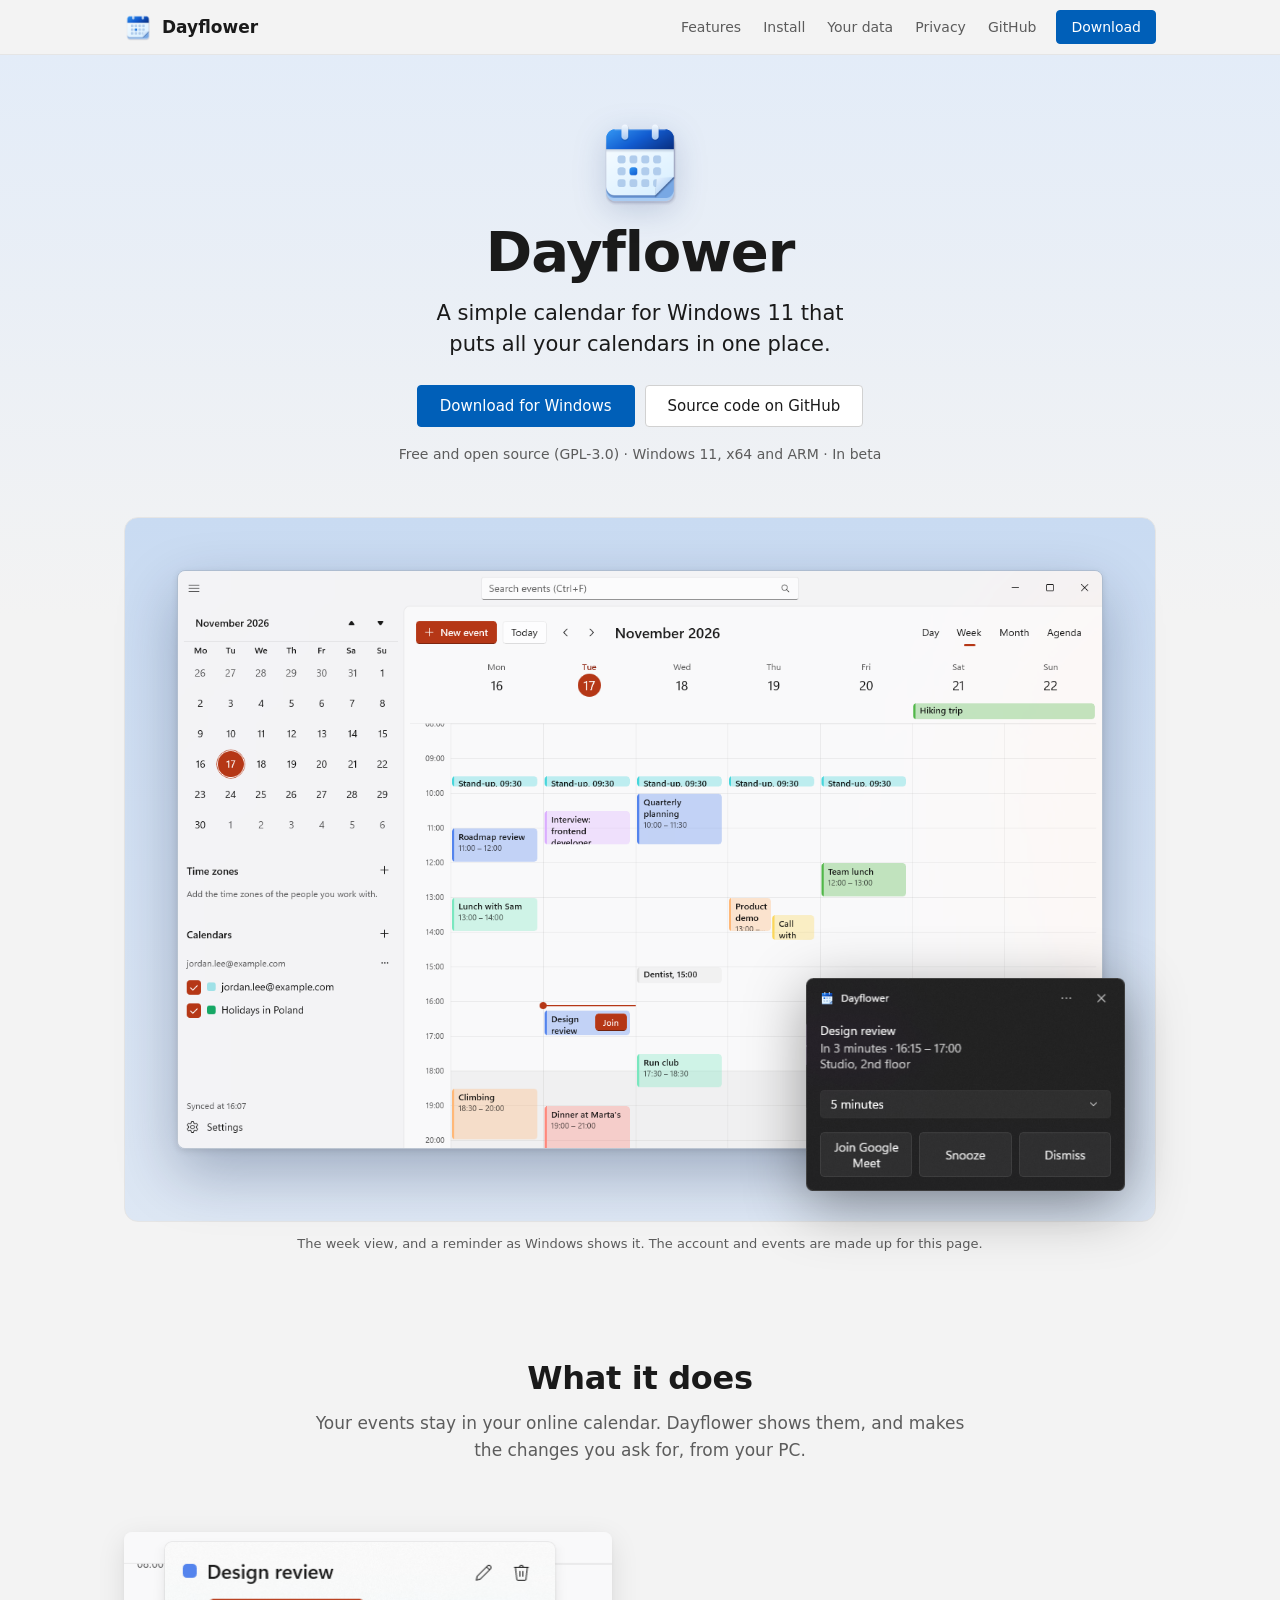
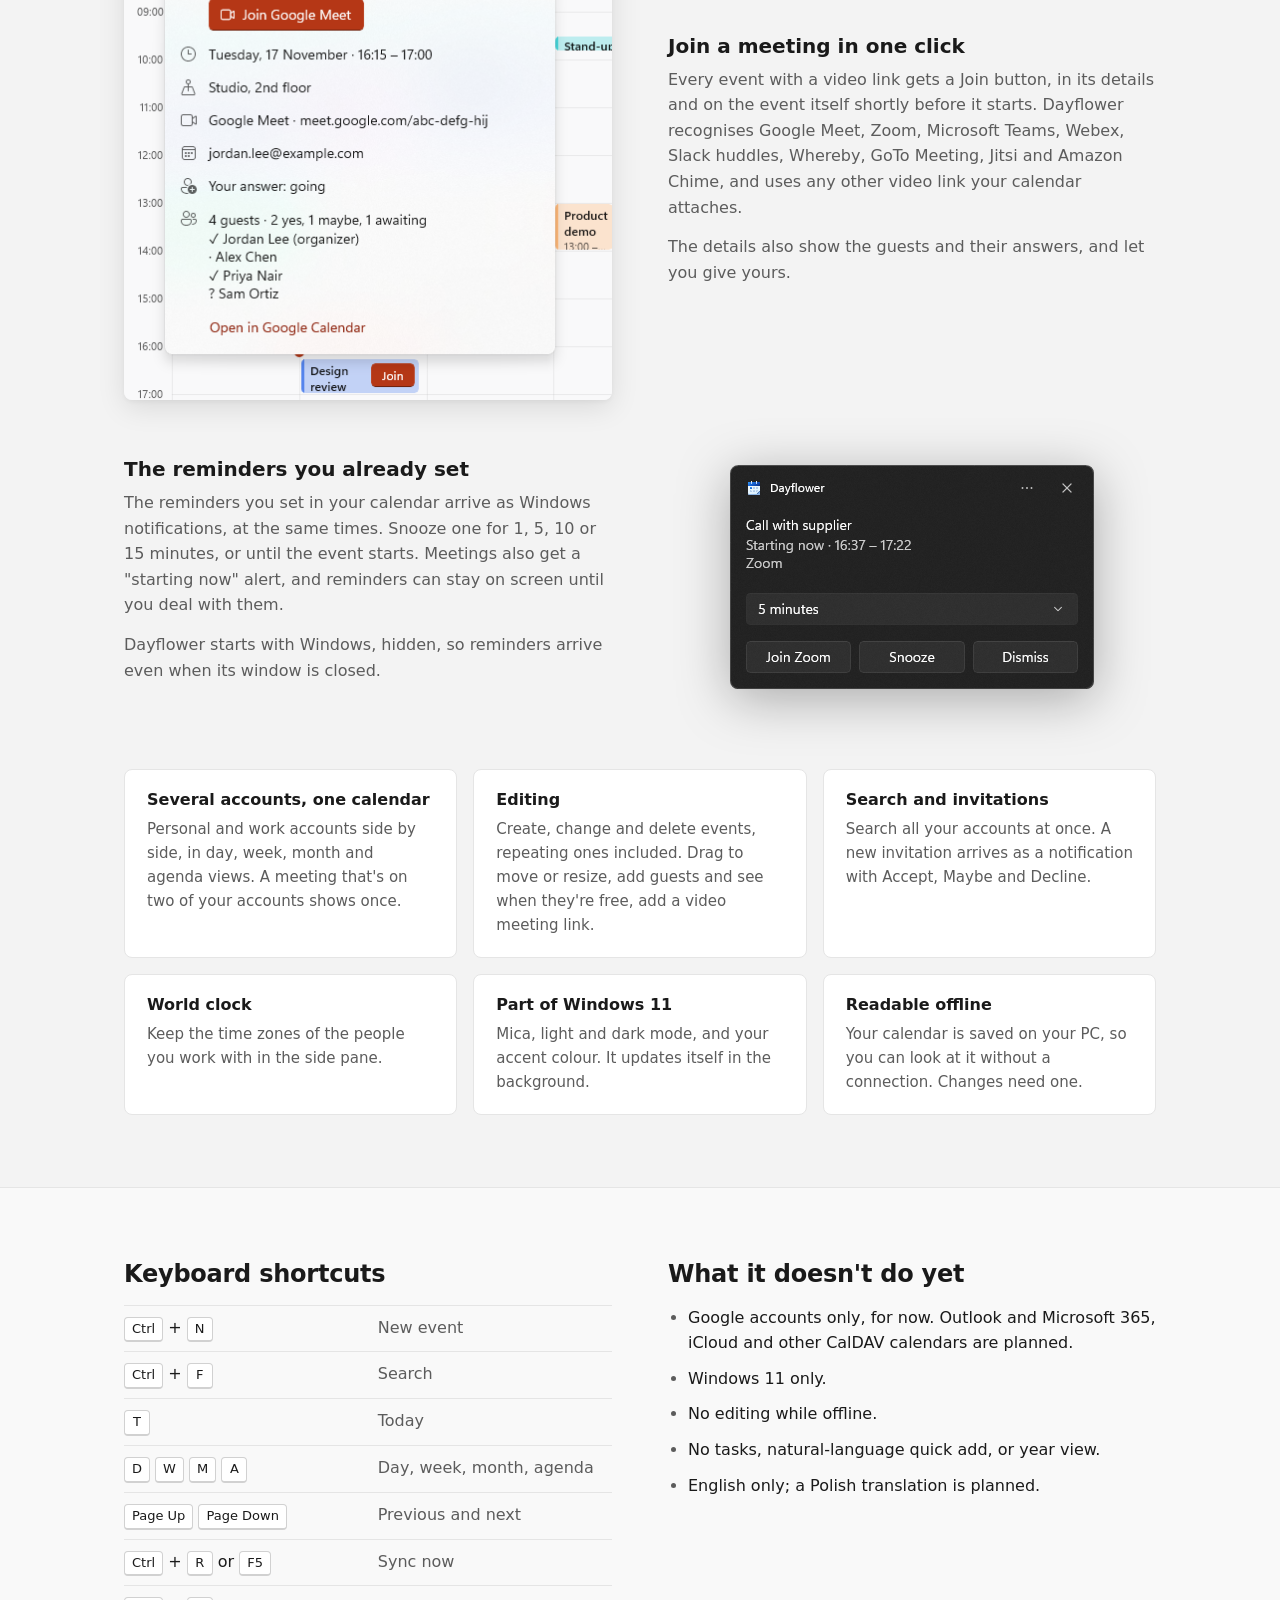
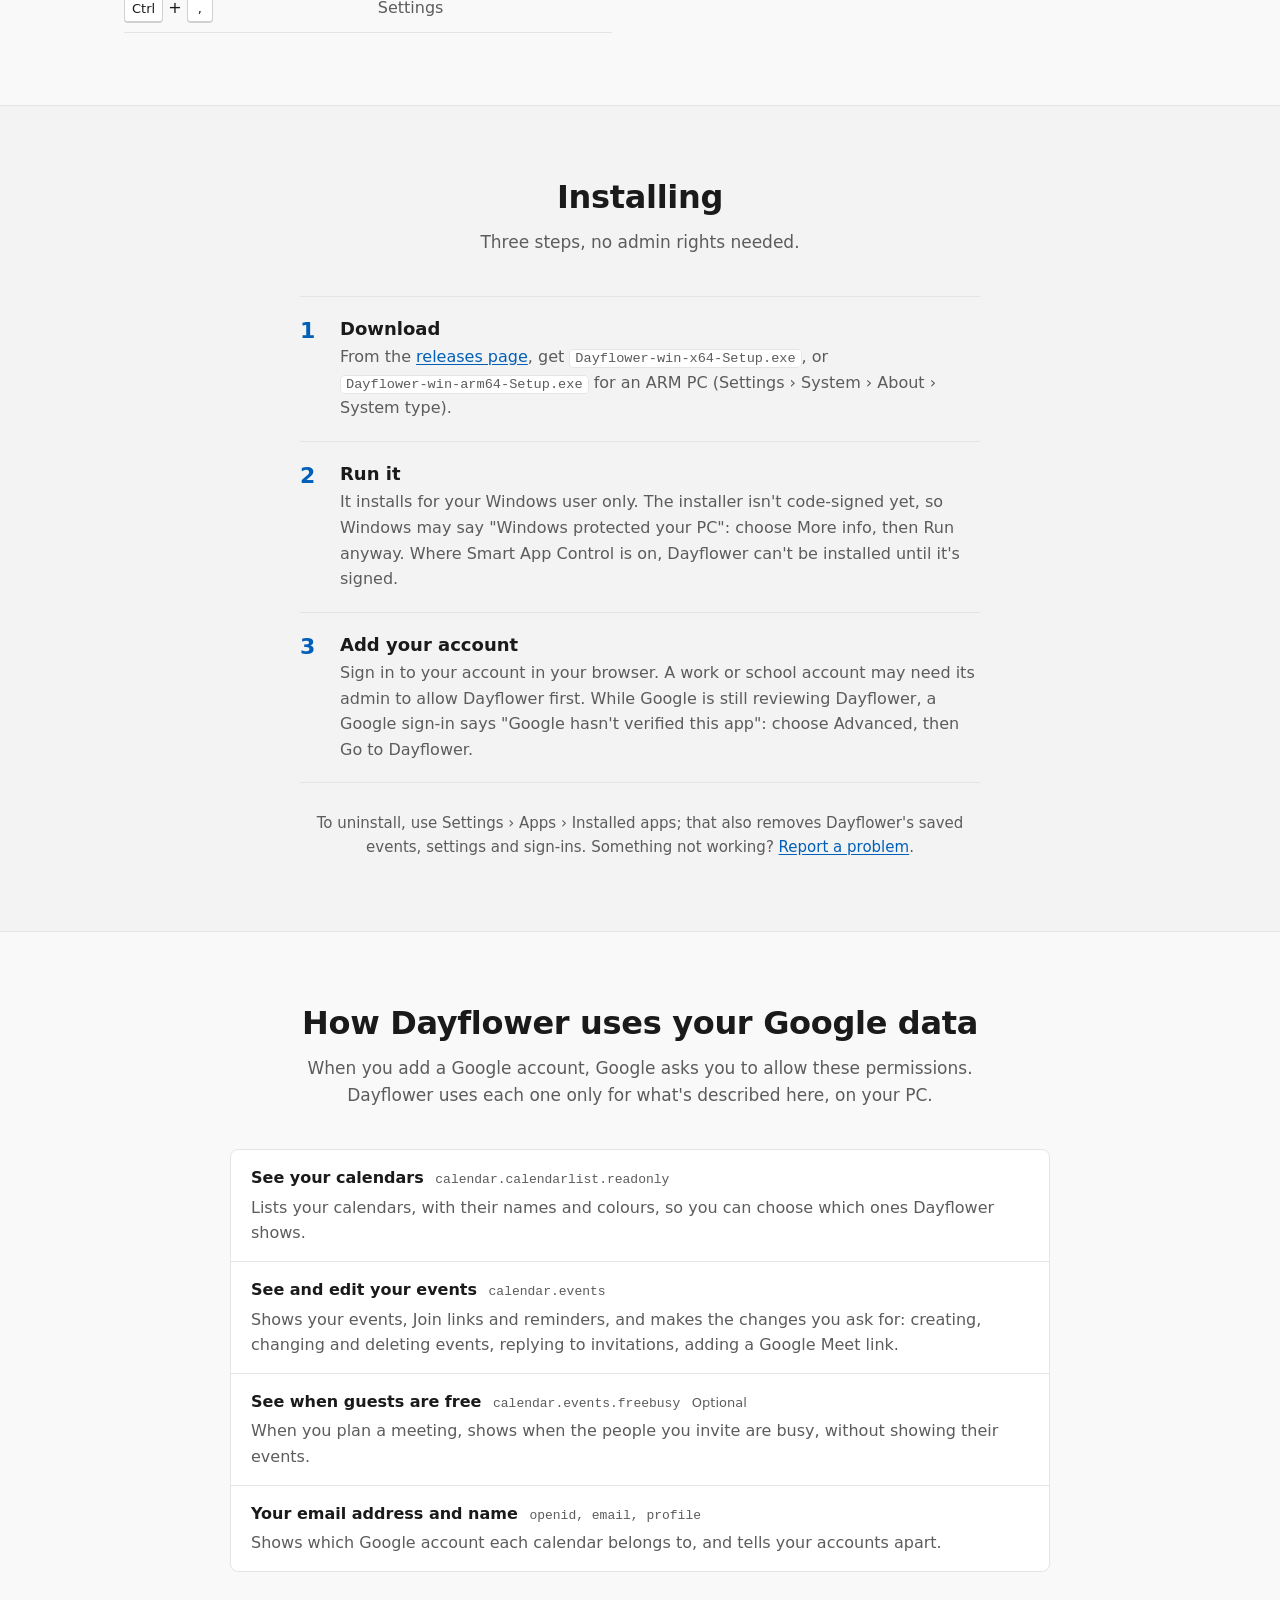
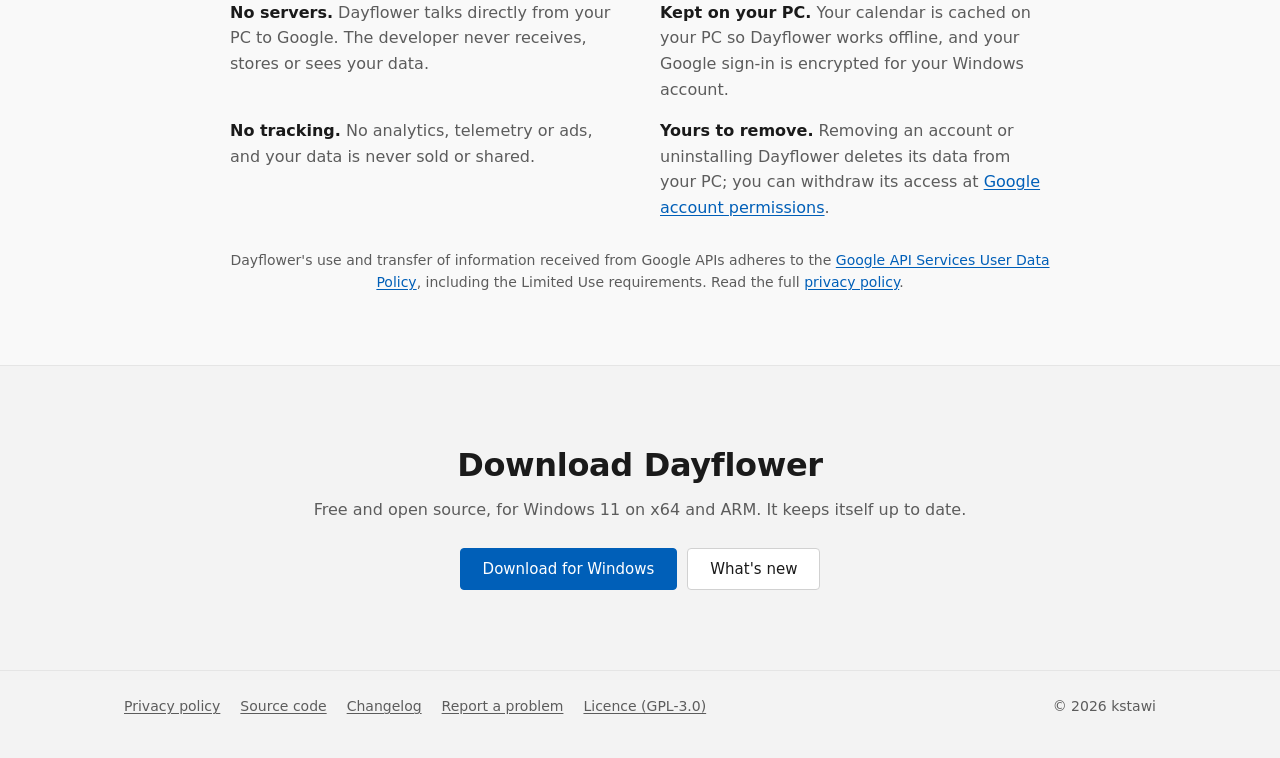
<file: site/index.html>
<!doctype html>
<html lang="en">
<head>
  <meta charset="utf-8">
  <meta name="viewport" content="width=device-width, initial-scale=1">
  <title>Dayflower: a calendar for Windows 11</title>
  <meta name="description" content="A simple calendar for Windows 11 that puts all your calendars in one place, with a Join button for every meeting. Free and open source.">
  <meta name="theme-color" content="#f3f3f3" media="(prefers-color-scheme: light)">
  <meta name="theme-color" content="#202020" media="(prefers-color-scheme: dark)">
  <meta property="og:title" content="Dayflower">
  <meta property="og:description" content="A simple calendar for Windows 11 that puts all your calendars in one place, with a Join button for every meeting.">
  <meta property="og:type" content="website">
  <meta property="og:url" content="https://getdayflower.com/">
  <meta property="og:image" content="https://getdayflower.com/screenshot-light.png">
  <link rel="canonical" href="https://getdayflower.com/">
  <link rel="icon" href="favicon.png" type="image/png">
  <link rel="stylesheet" href="styles.css">
</head>
<body>
  <a class="skip" href="#main">Skip to content</a>

  <header class="site-header">
    <div class="wrap">
      <a class="brand" href="./"><img src="icon.png" alt="">Dayflower</a>
      <nav class="site-nav" aria-label="Site">
        <a href="#features">Features</a>
        <a href="#install">Install</a>
        <a href="#google-data">Your data</a>
        <a href="privacy.html">Privacy</a>
        <a href="https://github.com/kstawi/dayflower">GitHub</a>
      </nav>
      <a class="button accent header-cta" href="https://github.com/kstawi/dayflower/releases">Download</a>
    </div>
  </header>

  <main id="main">
    <section class="intro">
      <div class="wrap center">
        <img class="app-icon" src="icon.png" width="88" height="88" alt="">
        <h1>Dayflower</h1>
        <p class="lede">A simple calendar for Windows&nbsp;11 that puts all your calendars in one place.</p>
        <div class="actions">
          <a class="button accent large" href="https://github.com/kstawi/dayflower/releases">Download for Windows</a>
          <a class="button large" href="https://github.com/kstawi/dayflower">Source code on GitHub</a>
        </div>
        <p class="facts">Free and open source (GPL-3.0) · Windows 11, x64 and ARM · In beta</p>
      </div>

      <figure class="wrap scene-wrap">
        <div class="scene">
          <picture>
            <source srcset="screenshot-dark.png" media="(prefers-color-scheme: dark)">
            <img class="window" src="screenshot-light.png" width="1278" height="798" alt="Dayflower's week view: a month calendar and the list of calendars on the left, and a week of colour-coded events on the right, with a Join button on a meeting that's about to start.">
          </picture>
          <img class="toast" src="notification.png" width="364" height="243" alt="One of Dayflower's reminders as a Windows notification: Design review, in 3 minutes, with a snooze time and Join Google Meet, Snooze and Dismiss buttons.">
        </div>
        <figcaption>The week view, and a reminder as Windows shows it. The account and events are made up for this page.</figcaption>
      </figure>
    </section>

    <section id="features">
      <div class="wrap">
        <header class="section-head">
          <h2>What it does</h2>
          <p>Your events stay in your online calendar. Dayflower shows them, and makes the changes you ask for, from your PC.</p>
        </header>

        <div class="feature">
          <figure>
            <picture>
              <source srcset="details-dark.png" media="(prefers-color-scheme: dark)">
              <img src="details-light.png" width="490" height="470" alt="An event's details: a Join Google Meet button, the time, place, meeting link, calendar, your answer and the guests with theirs.">
            </picture>
          </figure>
          <div>
            <h3>Join a meeting in one click</h3>
            <p>Every event with a video link gets a Join button, in its details and on the event itself shortly before
              it starts. Dayflower recognises Google Meet, Zoom, Microsoft Teams, Webex, Slack huddles, Whereby,
              GoTo Meeting, Jitsi and Amazon Chime, and uses any other video link your calendar attaches.</p>
            <p>The details also show the guests and their answers, and let you give yours.</p>
          </div>
        </div>

        <div class="feature flip">
          <figure>
            <img class="toast-alone" src="notification-zoom.png" width="364" height="224" alt="Dayflower's &quot;starting now&quot; alert as a Windows notification: Call with supplier, starting now, on Zoom, with Join Zoom, Snooze and Dismiss buttons.">
          </figure>
          <div>
            <h3>The reminders you already set</h3>
            <p>The reminders you set in your calendar arrive as Windows notifications, at the same times. Snooze one for 1, 5,
              10 or 15 minutes, or until the event starts. Meetings also get a "starting now" alert, and reminders can
              stay on screen until you deal with them.</p>
            <p>Dayflower starts with Windows, hidden, so reminders arrive even when its window is closed.</p>
          </div>
        </div>

        <div class="cards">
          <div class="card">
            <h3>Several accounts, one calendar</h3>
            <p>Personal and work accounts side by side, in day, week, month and agenda views. A meeting
              that's on two of your accounts shows once.</p>
          </div>
          <div class="card">
            <h3>Editing</h3>
            <p>Create, change and delete events, repeating ones included. Drag to move or resize, add guests and see when
              they're free, add a video meeting link.</p>
          </div>
          <div class="card">
            <h3>Search and invitations</h3>
            <p>Search all your accounts at once. A new invitation arrives as a notification with Accept, Maybe and
              Decline.</p>
          </div>
          <div class="card">
            <h3>World clock</h3>
            <p>Keep the time zones of the people you work with in the side pane.</p>
          </div>
          <div class="card">
            <h3>Part of Windows 11</h3>
            <p>Mica, light and dark mode, and your accent colour. It updates itself in the background.</p>
          </div>
          <div class="card">
            <h3>Readable offline</h3>
            <p>Your calendar is saved on your PC, so you can look at it without a connection. Changes need one.</p>
          </div>
        </div>
      </div>
    </section>

    <section class="band">
      <div class="wrap two-up">
        <div>
          <h2 id="shortcuts">Keyboard shortcuts</h2>
          <table class="keys">
            <tbody>
              <tr><td><kbd>Ctrl</kbd> + <kbd>N</kbd></td><td>New event</td></tr>
              <tr><td><kbd>Ctrl</kbd> + <kbd>F</kbd></td><td>Search</td></tr>
              <tr><td><kbd>T</kbd></td><td>Today</td></tr>
              <tr><td><kbd>D</kbd> <kbd>W</kbd> <kbd>M</kbd> <kbd>A</kbd></td><td>Day, week, month, agenda</td></tr>
              <tr><td><kbd>Page Up</kbd> <kbd>Page Down</kbd></td><td>Previous and next</td></tr>
              <tr><td><kbd>Ctrl</kbd> + <kbd>R</kbd> or <kbd>F5</kbd></td><td>Sync now</td></tr>
              <tr><td><kbd>Ctrl</kbd> + <kbd>,</kbd></td><td>Settings</td></tr>
            </tbody>
          </table>
        </div>
        <div>
          <h2>What it doesn't do yet</h2>
          <ul class="plain">
            <li>Google accounts only, for now. Outlook and Microsoft 365, iCloud and other CalDAV calendars are planned.</li>
            <li>Windows 11 only.</li>
            <li>No editing while offline.</li>
            <li>No tasks, natural-language quick add, or year view.</li>
            <li>English only; a Polish translation is planned.</li>
          </ul>
        </div>
      </div>
    </section>

    <section id="install">
      <div class="wrap">
        <header class="section-head">
          <h2>Installing</h2>
          <p>Three steps, no admin rights needed.</p>
        </header>
        <ol class="steps">
          <li>
            <h3>Download</h3>
            <p>From the <a href="https://github.com/kstawi/dayflower/releases">releases page</a>, get
              <code>Dayflower-win-x64-Setup.exe</code>, or <code>Dayflower-win-arm64-Setup.exe</code> for an ARM PC
              (Settings › System › About › System type).</p>
          </li>
          <li>
            <h3>Run it</h3>
            <p>It installs for your Windows user only. The installer isn't code-signed yet, so Windows may say "Windows
              protected your PC": choose More info, then Run anyway. Where Smart App Control is on, Dayflower can't be
              installed until it's signed.</p>
          </li>
          <li>
            <h3>Add your account</h3>
            <p>Sign in to your account in your browser. A work or school account may need its admin to allow Dayflower
              first. While Google is still reviewing Dayflower, a Google sign-in says "Google hasn't verified this app":
              choose Advanced, then Go to Dayflower.</p>
          </li>
        </ol>
        <p class="after">To uninstall, use Settings › Apps › Installed apps; that also removes Dayflower's saved events,
          settings and sign-ins. Something not working? <a href="https://github.com/kstawi/dayflower/issues/new/choose">Report
          a problem</a>.</p>
      </div>
    </section>

    <section id="google-data" class="band">
      <div class="wrap">
        <header class="section-head">
          <h2>How Dayflower uses your Google data</h2>
          <p>When you add a Google account, Google asks you to allow these permissions. Dayflower uses each one only for what's described here, on your PC.</p>
        </header>

        <dl class="perms">
          <div>
            <dt>See your calendars <code>calendar.calendarlist.readonly</code></dt>
            <dd>Lists your calendars, with their names and colours, so you can choose which ones Dayflower shows.</dd>
          </div>
          <div>
            <dt>See and edit your events <code>calendar.events</code></dt>
            <dd>Shows your events, Join links and reminders, and makes the changes you ask for: creating, changing and deleting events, replying to invitations, adding a Google Meet link.</dd>
          </div>
          <div>
            <dt>See when guests are free <code>calendar.events.freebusy</code> <span class="note">Optional</span></dt>
            <dd>When you plan a meeting, shows when the people you invite are busy, without showing their events.</dd>
          </div>
          <div>
            <dt>Your email address and name <code>openid, email, profile</code></dt>
            <dd>Shows which Google account each calendar belongs to, and tells your accounts apart.</dd>
          </div>
        </dl>

        <ul class="points">
          <li><strong>No servers.</strong> Dayflower talks directly from your PC to Google. The developer never receives, stores or sees your data.</li>
          <li><strong>Kept on your PC.</strong> Your calendar is cached on your PC so Dayflower works offline, and your Google sign-in is encrypted for your Windows account.</li>
          <li><strong>No tracking.</strong> No analytics, telemetry or ads, and your data is never sold or shared.</li>
          <li><strong>Yours to remove.</strong> Removing an account or uninstalling Dayflower deletes its data from your PC; you can withdraw its access at <a href="https://myaccount.google.com/permissions">Google account permissions</a>.</li>
        </ul>
        <p class="limited">Dayflower's use and transfer of information received from Google APIs adheres to the <a href="https://developers.google.com/terms/api-services-user-data-policy">Google API Services User Data Policy</a>, including the Limited Use requirements. Read the full <a href="privacy.html">privacy policy</a>.</p>
      </div>
    </section>

    <section class="closing">
      <div class="wrap center">
        <h2>Download Dayflower</h2>
        <p>Free and open source, for Windows 11 on x64 and ARM. It keeps itself up to date.</p>
        <div class="actions">
          <a class="button accent large" href="https://github.com/kstawi/dayflower/releases">Download for Windows</a>
          <a class="button large" href="https://github.com/kstawi/dayflower/blob/main/CHANGELOG.md">What's new</a>
        </div>
      </div>
    </section>
  </main>

  <footer class="site-footer">
    <div class="wrap">
      <nav aria-label="Footer">
        <a href="privacy.html">Privacy policy</a>
        <a href="https://github.com/kstawi/dayflower">Source code</a>
        <a href="https://github.com/kstawi/dayflower/blob/main/CHANGELOG.md">Changelog</a>
        <a href="https://github.com/kstawi/dayflower/issues/new/choose">Report a problem</a>
        <a href="https://github.com/kstawi/dayflower/blob/main/LICENSE">Licence (GPL-3.0)</a>
      </nav>
      <span class="copy">© 2026 kstawi</span>
    </div>
  </footer>
</body>
</html>
</file>
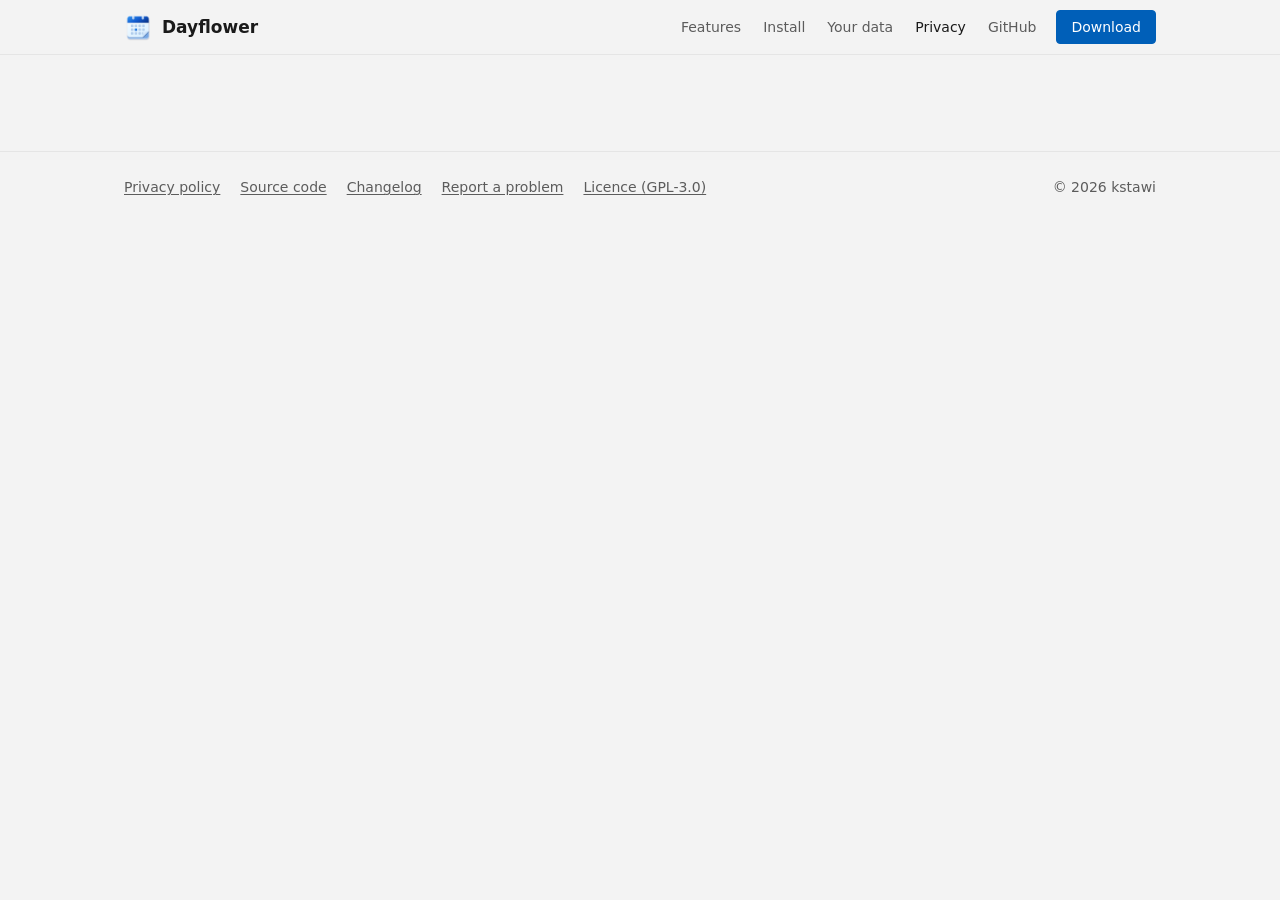
<file: site/privacy.html>
<!doctype html>
<html lang="en">
<head>
  <meta charset="utf-8">
  <meta name="viewport" content="width=device-width, initial-scale=1">
  <title>Privacy policy · Dayflower</title>
  <meta name="description" content="What Dayflower does with your Google Calendar data.">
  <link rel="canonical" href="https://getdayflower.com/privacy.html">
  <link rel="icon" href="favicon.png" type="image/png">
  <meta name="theme-color" content="#f3f3f3" media="(prefers-color-scheme: light)">
  <meta name="theme-color" content="#202020" media="(prefers-color-scheme: dark)">
  <link rel="stylesheet" href="styles.css">
</head>
<body>
  <a class="skip" href="#main">Skip to content</a>

  <header class="site-header">
    <div class="wrap">
      <a class="brand" href="./"><img src="icon.png" alt="">Dayflower</a>
      <nav class="site-nav" aria-label="Site">
        <a href="./#features">Features</a>
        <a href="./#install">Install</a>
        <a href="./#google-data">Your data</a>
        <a href="privacy.html" aria-current="page">Privacy</a>
        <a href="https://github.com/kstawi/dayflower">GitHub</a>
      </nav>
      <a class="button accent header-cta" href="https://github.com/kstawi/dayflower/releases">Download</a>
    </div>
  </header>

  <main id="main" class="wrap">
    <article class="prose">
      <!-- PRIVACY: build.ps1 puts PRIVACY.md here, rendered by GitHub, so the policy has one source. -->
    </article>
  </main>

  <footer class="site-footer">
    <div class="wrap">
      <nav aria-label="Footer">
        <a href="privacy.html">Privacy policy</a>
        <a href="https://github.com/kstawi/dayflower">Source code</a>
        <a href="https://github.com/kstawi/dayflower/blob/main/CHANGELOG.md">Changelog</a>
        <a href="https://github.com/kstawi/dayflower/issues/new/choose">Report a problem</a>
        <a href="https://github.com/kstawi/dayflower/blob/main/LICENSE">Licence (GPL-3.0)</a>
      </nav>
      <span class="copy">© 2026 kstawi</span>
    </div>
  </footer>
</body>
</html>
</file>
<file: site/styles.css>
/* Dayflower's homepage and privacy page: Windows 11's own neutral greys, accent blue and Segoe UI, light and dark.
   Everything is local: no web fonts, scripts or outside requests. */

:root {
  --bg: #f3f3f3;
  --surface: #f9f9f9;
  --raised: #ffffff;
  --border: #e5e5e5;
  --border-strong: #d1d1d1;
  --text: #1a1a1a;
  --muted: #5c5c5c;
  --accent: #005fb8;
  --accent-hover: #0a6cc4;
  --on-accent: #ffffff;
  --tint: #e3ecf8;
  --scene: linear-gradient(180deg, #c9dbf2 0%, #dde7f4 100%);
  --shadow: 0 2px 4px rgba(0, 0, 0, 0.04), 0 8px 28px rgba(0, 0, 0, 0.1);
  color-scheme: light;
}

@media (prefers-color-scheme: dark) {
  :root:not([data-theme="light"]) {
    --bg: #202020;
    --surface: #252525;
    --raised: #2d2d2d;
    --border: #383838;
    --border-strong: #4a4a4a;
    --text: #ffffff;
    --muted: #c5c5c5;
    --accent: #60cdff;
    --accent-hover: #7dd6ff;
    --on-accent: #000000;
    --tint: #1f2836;
    --scene: linear-gradient(180deg, #1f2d40 0%, #1b2129 100%);
    --shadow: 0 2px 4px rgba(0, 0, 0, 0.3), 0 8px 28px rgba(0, 0, 0, 0.45);
    color-scheme: dark;
  }
}

* { box-sizing: border-box; }

html { -webkit-text-size-adjust: 100%; scroll-padding-top: 72px; }

body {
  margin: 0;
  background: var(--bg);
  color: var(--text);
  font: 16px/1.6 "Segoe UI Variable Text", "Segoe UI", system-ui, -apple-system, sans-serif;
}

a { color: var(--accent); text-underline-offset: 2px; }
a:hover { color: var(--accent-hover); }
:focus-visible { outline: 2px solid var(--accent); outline-offset: 2px; border-radius: 4px; }

h1, h2, h3 { font-family: "Segoe UI Variable Display", "Segoe UI", system-ui, -apple-system, sans-serif; font-weight: 600; }
h2 { font-size: 32px; line-height: 1.2; margin: 0 0 12px; letter-spacing: -0.01em; }
h3 { font-size: 20px; line-height: 1.3; margin: 0 0 8px; }
p { margin: 0 0 14px; }
code { font: 0.9em/1.4 "Cascadia Mono", Consolas, ui-monospace, monospace; }

.wrap { max-width: 1080px; margin: 0 auto; padding: 0 24px; }
.center { text-align: center; }

.skip { position: absolute; left: -999px; top: 8px; z-index: 100; background: var(--raised); padding: 8px 14px; border-radius: 4px; }
.skip:focus { left: 8px; }

/* Header */

.site-header {
  position: sticky; top: 0; z-index: 10; padding: 10px 0;
  background: color-mix(in srgb, var(--bg) 88%, transparent);
  -webkit-backdrop-filter: blur(20px); backdrop-filter: blur(20px);
  border-bottom: 1px solid var(--border);
}
.site-header .wrap { display: flex; align-items: center; gap: 16px; }
.brand { display: flex; align-items: center; gap: 10px; color: var(--text); text-decoration: none; font-weight: 600; font-size: 17px; }
.brand:hover { color: var(--text); }
.brand img { width: 28px; height: 28px; }
.site-nav { margin-left: auto; display: flex; gap: 22px; flex-wrap: wrap; }
.site-nav a { color: var(--muted); text-decoration: none; font-size: 14px; }
.site-nav a:hover, .site-nav a[aria-current] { color: var(--text); }

/* Buttons, as Windows 11 draws them */

.button {
  display: inline-flex; align-items: center; justify-content: center; min-height: 32px; padding: 5px 14px;
  border-radius: 4px; border: 1px solid var(--border-strong); background: var(--raised); color: var(--text);
  font-size: 14px; text-decoration: none;
}
.button:hover { color: var(--text); background: var(--surface); }
.button.accent { background: var(--accent); border-color: var(--accent); color: var(--on-accent); }
.button.accent:hover { background: var(--accent-hover); border-color: var(--accent-hover); color: var(--on-accent); }
.button.large { min-height: 40px; padding: 8px 22px; font-size: 15px; }
.header-cta { margin-left: 4px; }
.actions { margin-top: 26px; display: flex; gap: 10px; flex-wrap: wrap; justify-content: center; }

/* Introduction: the app, then a desktop with Dayflower and one of its reminders */

.intro { padding: 64px 0 32px; background: linear-gradient(180deg, var(--tint) 0, var(--bg) 560px); overflow-x: clip; }
.app-icon { display: block; margin: 0 auto 16px; filter: drop-shadow(0 8px 16px rgba(0, 40, 110, 0.18)); }
.intro h1 { margin: 0; font-size: 56px; line-height: 1.05; letter-spacing: -0.02em; }
.lede { margin: 16px auto 0; max-width: 640px; font-size: 21px; line-height: 1.45; text-wrap: balance; }
.facts { margin: 16px 0 0; color: var(--muted); font-size: 14px; }

.scene-wrap { margin-top: 52px; margin-bottom: 0; }
.scene {
  position: relative; padding: clamp(18px, 4.5vw, 52px) clamp(18px, 4.5vw, 52px) clamp(28px, 6vw, 72px);
  border-radius: 14px; background: var(--scene); border: 1px solid var(--border);
}
.scene .window {
  display: block; width: 100%; height: auto; border-radius: 8px;
  border: 1px solid rgba(0, 0, 0, 0.14); box-shadow: 0 2px 6px rgba(0, 0, 0, 0.1), 0 24px 60px rgba(0, 20, 60, 0.28);
}
.scene .toast {
  position: absolute; right: clamp(10px, 2.6vw, 30px); bottom: clamp(10px, 2.6vw, 30px);
  width: 31%; max-width: 364px; height: auto; filter: drop-shadow(0 14px 30px rgba(0, 0, 0, 0.38));
}
/* Slides in once, the way Windows brings in a notification. */
@media (prefers-reduced-motion: no-preference) {
  .scene .toast { animation: toast-in 0.5s cubic-bezier(0.1, 0.9, 0.2, 1) 0.9s both; }
}
@keyframes toast-in { from { opacity: 0; transform: translateX(48px); } }
figcaption { margin-top: 12px; color: var(--muted); font-size: 13px; text-align: center; }

/* Sections */

section { padding: 72px 0; }
.band { background: var(--surface); border-top: 1px solid var(--border); border-bottom: 1px solid var(--border); }
.section-head { max-width: 680px; margin: 0 auto 40px; text-align: center; }
.section-head p { color: var(--muted); font-size: 17px; }

.feature { display: grid; grid-template-columns: minmax(0, 1fr) minmax(0, 1fr); gap: 56px; align-items: center; padding: 28px 0; }
.feature figure { margin: 0; display: flex; justify-content: center; }
.feature img { display: block; max-width: 100%; height: auto; border-radius: 8px; box-shadow: var(--shadow); }
.feature .toast-alone { box-shadow: none; border-radius: 0; filter: drop-shadow(0 10px 26px rgba(0, 0, 0, 0.3)); }
.feature.flip figure { order: 2; }
.feature p { color: var(--muted); }

.cards { margin-top: 44px; display: grid; grid-template-columns: repeat(3, minmax(0, 1fr)); gap: 16px; }
.card { padding: 20px 22px; border-radius: 8px; background: var(--raised); border: 1px solid var(--border); }
.card h3 { font-size: 16px; margin-bottom: 6px; }
.card p { margin: 0; color: var(--muted); font-size: 15px; }

/* Shortcuts and limits, side by side */

.two-up { display: grid; grid-template-columns: minmax(0, 1fr) minmax(0, 1fr); gap: 56px; align-items: start; }
.two-up h2 { font-size: 24px; margin-bottom: 16px; }
.keys { border-collapse: collapse; width: 100%; }
.keys td { padding: 9px 0; border-top: 1px solid var(--border); vertical-align: top; }
.keys tr:last-child td { border-bottom: 1px solid var(--border); }
.keys td:first-child { width: 52%; padding-right: 16px; }
.keys td:last-child { color: var(--muted); }
kbd {
  display: inline-block; min-width: 26px; padding: 1px 7px; border-radius: 4px; text-align: center;
  font: 13px/1.6 "Segoe UI Variable Text", "Segoe UI", system-ui, sans-serif;
  background: var(--raised); border: 1px solid var(--border-strong); border-bottom-width: 2px;
}
.plain { margin: 0; padding-left: 20px; }
.plain li { margin: 0 0 10px; }
.plain li::marker { color: var(--muted); }

/* Installing */

.steps { margin: 0 auto; max-width: 680px; padding: 0; list-style: none; counter-reset: step; }
.steps li { counter-increment: step; display: grid; grid-template-columns: 40px minmax(0, 1fr); padding: 20px 0; border-top: 1px solid var(--border); }
.steps li:last-child { border-bottom: 1px solid var(--border); }
.steps li::before {
  content: counter(step); grid-row: span 2; color: var(--accent);
  font: 600 22px/1.25 "Segoe UI Variable Display", "Segoe UI", system-ui, sans-serif;
}
.steps h3 { font-size: 18px; margin-bottom: 4px; }
.steps p { margin: 0; color: var(--muted); }
.steps code { font-size: 0.85em; padding: 1px 5px; border-radius: 4px; background: var(--raised); border: 1px solid var(--border); white-space: nowrap; }
.after { margin: 28px auto 0; max-width: 680px; text-align: center; color: var(--muted); font-size: 15px; }

/* Google data */

.perms { margin: 0 auto 28px; max-width: 820px; border: 1px solid var(--border); border-radius: 8px; background: var(--raised); }
.perms > div { padding: 15px 20px; border-top: 1px solid var(--border); }
.perms > div:first-child { border-top: 0; }
.perms dt { font-weight: 600; }
.perms dt code { margin-left: 6px; font-weight: 400; font-size: 13px; color: var(--muted); word-break: break-all; }
.perms .note { margin-left: 6px; font-weight: 400; font-size: 13px; color: var(--muted); }
.perms dd { margin: 4px 0 0; color: var(--muted); }
.points { margin: 0 auto; max-width: 820px; padding: 0; list-style: none; display: grid; grid-template-columns: repeat(2, minmax(0, 1fr)); gap: 16px 40px; color: var(--muted); }
.points strong { color: var(--text); }
.limited { margin: 28px auto 0; max-width: 820px; text-align: center; font-size: 14px; color: var(--muted); }

/* Closing */

.closing { padding: 80px 0; }
.closing p { color: var(--muted); }

/* Privacy policy page */

.prose { max-width: 760px; padding: 40px 0 56px; overflow-wrap: break-word; }
.prose h1 { font-size: 40px; line-height: 1.15; margin: 0 0 16px; }
.prose h2 { font-size: 22px; margin: 36px 0 8px; }
.prose li { margin: 6px 0; }
.prose code { padding: 1px 5px; border-radius: 4px; background: var(--raised); border: 1px solid var(--border); }
.prose .anchor, .prose .octicon { display: none; }

/* Footer */

.site-footer { border-top: 1px solid var(--border); padding: 24px 0 40px; color: var(--muted); font-size: 14px; }
.site-footer .wrap { display: flex; gap: 20px; flex-wrap: wrap; align-items: center; }
.site-footer nav { display: flex; gap: 20px; flex-wrap: wrap; }
.site-footer nav a { color: var(--muted); }
.site-footer nav a:hover { color: var(--text); }
.site-footer .copy { margin-left: auto; }

/* Smaller screens */

@media (max-width: 900px) {
  .feature { grid-template-columns: 1fr; gap: 22px; }
  .feature.flip figure { order: 0; }
  .cards { grid-template-columns: repeat(2, minmax(0, 1fr)); }
  .two-up { grid-template-columns: 1fr; gap: 40px; }
}

@media (max-width: 700px) {
  .site-nav { display: none; }
  .header-cta { margin-left: auto; }
  .intro { padding-top: 40px; }
  .intro h1 { font-size: 44px; }
  .lede { font-size: 19px; }
  h2 { font-size: 28px; }
  section { padding: 56px 0; }
  .cards, .points { grid-template-columns: 1fr; }
  .scene .toast { width: 48%; }
}

@media (max-width: 480px) {
  .wrap { padding: 0 16px; }
  .actions .button { width: 100%; }
  .site-footer .copy { margin-left: 0; }
}

@media print {
  .site-header { position: static; }
}
</file>
